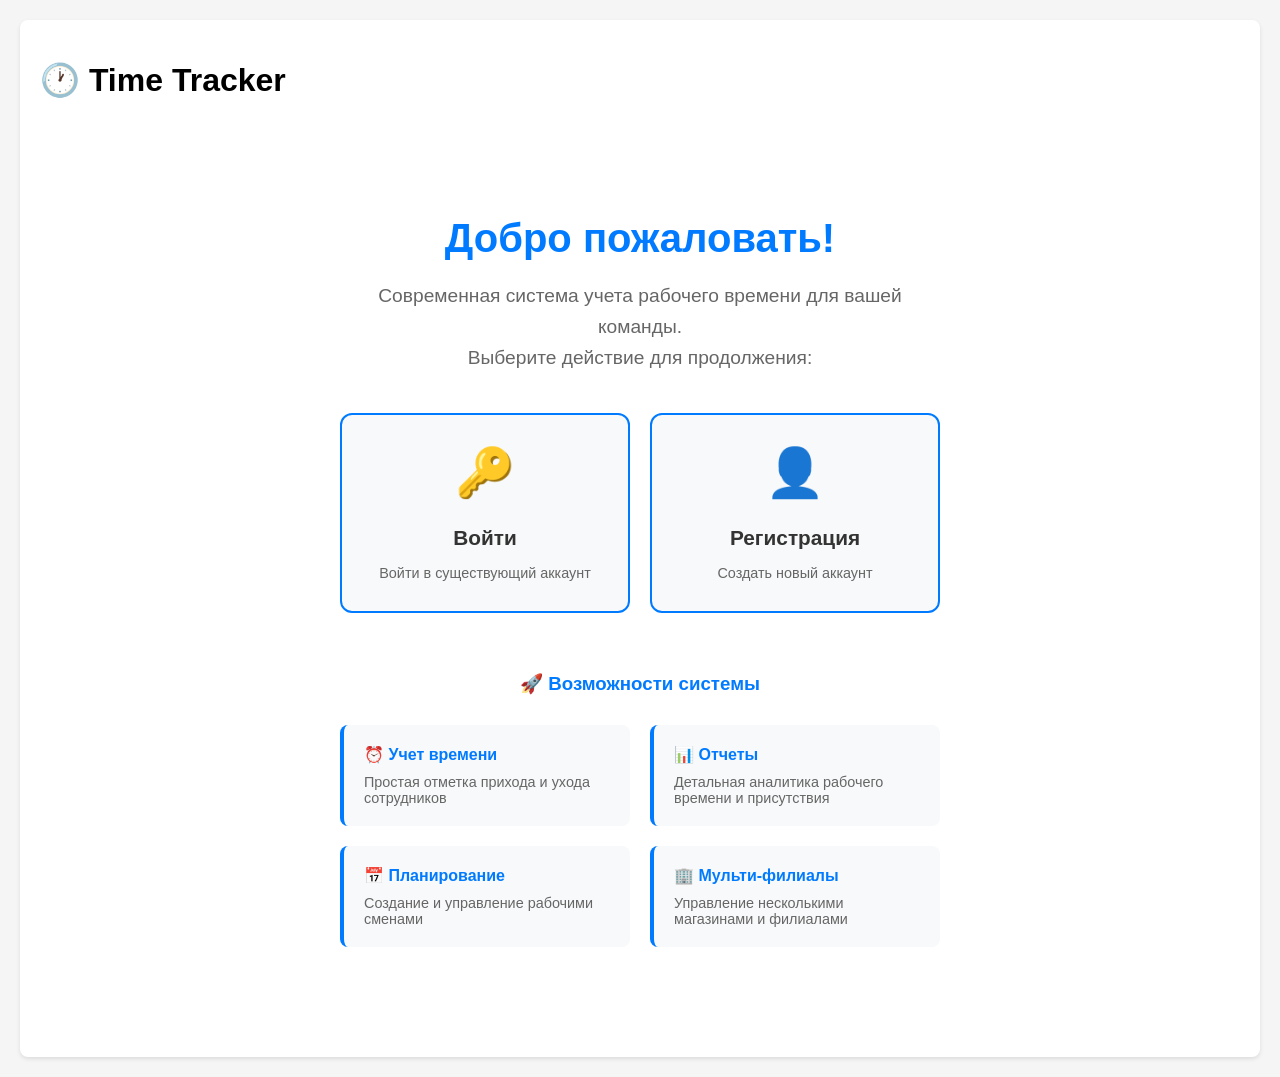
<file: app/templates/index.html>
<!doctype html>
<html>
  <head>
    <meta charset="utf-8" />
    <meta name="viewport" content="width=device-width, initial-scale=1" />
    <title>{{ title or "Time Tracker - Система учета рабочего времени" }}</title>
    <style>
      body {
        font-family: Arial, sans-serif;
        margin: 0;
        padding: 20px;
        background: #f5f5f5;
      }
      .container {
        max-width: 1200px;
        margin: 0 auto;
        background: white;
        padding: 20px;
        border-radius: 8px;
        box-shadow: 0 2px 4px rgba(0,0,0,0.1);
      }
      .nav {
        display: flex;
        gap: 10px;
        margin-bottom: 20px;
        flex-wrap: wrap;
      }
      .nav a {
        padding: 10px 15px;
        background: #007bff;
        color: white;
        text-decoration: none;
        border-radius: 4px;
      }
      .nav a:hover {
        background: #0056b3;
      }
      .nav a.active {
        background: #28a745;
      }
      .back-link {
        display: inline-block;
        margin-bottom: 20px;
        color: #007bff;
        text-decoration: none;
      }
      .back-link:hover {
        text-decoration: underline;
      }
      .stats-grid {
        display: grid;
        grid-template-columns: repeat(auto-fit, minmax(200px, 1fr));
        gap: 20px;
        margin-bottom: 30px;
      }
      .stat-card {
        background: #f8f9fa;
        padding: 20px;
        border-radius: 8px;
        text-align: center;
        border-left: 4px solid #007bff;
      }
      .stat-number {
        font-size: 2em;
        font-weight: bold;
        color: #007bff;
      }
      .stat-label {
        color: #666;
        margin-top: 5px;
      }
      .form-section {
        background: #f8f9fa;
        padding: 20px;
        border-radius: 8px;
        margin-bottom: 20px;
      }
      .form-group {
        margin-bottom: 15px;
      }
      .form-group label {
        display: block;
        margin-bottom: 5px;
        font-weight: bold;
        color: #333;
      }
      .form-group input, .form-group select, .form-group textarea {
        width: 100%;
        padding: 10px;
        border: 1px solid #ddd;
        border-radius: 4px;
        font-size: 1em;
        box-sizing: border-box;
      }
      .form-group select {
        background: white;
        cursor: pointer;
        appearance: auto;
        -webkit-appearance: auto;
        -moz-appearance: auto;
      }
      .form-group select:focus {
        outline: none;
        border-color: #007bff;
        box-shadow: 0 0 0 2px rgba(0,123,255,0.25);
      }

      /* Month selector specific styles */
      .month-selector select {
        min-width: 120px;
        margin: 0 5px;
      }

      .month-selector .btn {
        margin-left: 10px;
      }
      .form-group textarea {
        height: 80px;
        resize: vertical;
      }
      .btn {
        padding: 10px 20px;
        border: none;
        border-radius: 4px;
        font-size: 1em;
        cursor: pointer;
        text-decoration: none;
        display: inline-block;
        margin-right: 10px;
        margin-bottom: 10px;
      }
      .btn-primary {
        background: #007bff;
        color: white;
      }
      .btn-primary:hover {
        background: #0056b3;
      }
      .btn-danger {
        background: #dc3545;
        color: white;
      }
      .btn-danger:hover {
        background: #c82333;
      }
      .btn-success {
        background: #28a745;
        color: white;
      }
      .btn-success:hover {
        background: #218838;
      }
      .btn-warning {
        background: #ffc107;
        color: #212529;
      }
      .btn-warning:hover {
        background: #e0a800;
      }
      .table {
        width: 100%;
        border-collapse: collapse;
        margin-top: 20px;
      }
      .table th, .table td {
        padding: 12px;
        text-align: left;
        border-bottom: 1px solid #ddd;
      }
      .table th {
        background: #f8f9fa;
        font-weight: bold;
      }
      .table tr:hover {
        background: #f5f5f5;
      }
      .alert {
        padding: 15px;
        margin-bottom: 20px;
        border-radius: 4px;
      }
      .alert-success {
        background: #d4edda;
        color: #155724;
        border: 1px solid #c3e6cb;
      }
      .alert-danger {
        background: #f8d7da;
        color: #721c24;
        border: 1px solid #f5c6cb;
      }
      .alert-info {
        background: #d1ecf1;
        color: #0c5460;
        border: 1px solid #bee5eb;
      }
      .schedule-grid {
        display: grid;
        grid-template-columns: repeat(auto-fit, minmax(300px, 1fr));
        gap: 20px;
        margin-top: 20px;
      }
      .schedule-card {
        background: #f8f9fa;
        padding: 15px;
        border-radius: 8px;
        border-left: 4px solid #28a745;
      }
      .schedule-date {
        font-weight: bold;
        color: #333;
        margin-bottom: 10px;
      }
      .schedule-item {
        background: white;
        padding: 10px;
        margin-bottom: 10px;
        border-radius: 4px;
        border: 1px solid #ddd;
      }
      .schedule-item:last-child {
        margin-bottom: 0;
      }
      .employee-name {
        font-weight: bold;
        color: #007bff;
      }
      .time-range {
        color: #666;
        font-size: 0.9em;
      }
      .notes {
        color: #666;
        font-style: italic;
        margin-top: 5px;
      }
      .scheduling-container {
        overflow-x: auto;
        margin-top: 15px;
        max-width: 100%;
      }
      .scheduling-table {
        width: 100%;
        border-collapse: collapse;
        font-size: 0.75em;
        line-height: 1.2;
      }
      .scheduling-table th, .scheduling-table td {
        border: 1px solid #ddd;
        padding: 3px 4px;
        text-align: center;
        vertical-align: middle;
      }
      .scheduling-table th {
        background: #f8f9fa;
        font-weight: bold;
        position: sticky;
        top: 0;
        z-index: 10;
        font-size: 0.7em;
        padding: 4px 2px;
      }
      .employee-column {
        min-width: 120px;
        max-width: 140px;
        text-align: left;
        position: sticky;
        left: 0;
        background: #f8f9fa;
        z-index: 20;
        font-size: 0.7em;
        padding: 4px 6px;
      }
      .date-column {
        min-width: 45px;
        max-width: 50px;
        font-size: 0.65em;
        padding: 2px;
      }
      .shift-cell {
        width: 35px;
        height: 28px;
        padding: 1px !important;
        text-align: center;
        border: 1px solid #ddd;
        cursor: pointer;
        position: relative;
        user-select: none;
        font-size: 0.65em;
      }
      .shift-cell:hover {
        border-color: #007bff;
      }
      .shift-cell.selected {
        background: #007bff !important;
        color: white;
        border-color: #0056b3;
      }
      .shift-cell.dragging {
        border-color: #2196f3;
      }
      .shift-cell.painting {
        box-shadow: 0 0 8px rgba(33, 150, 243, 0.6);
        border-color: #2196f3;
      }
      .shift-cell.painted {
        animation: paintFlash 0.3s ease-out;
      }
      @keyframes paintFlash {
        0% { background-color: rgba(33, 150, 243, 0.3); }
        100% { background-color: inherit; }
      }

      /* Color coding for different shift types */
      .shift-cell[data-shift-type="work"] {
        background: #d4edda;
        border-color: #28a745;
      }
      .shift-cell[data-shift-type="work"]:hover {
        background: #c3e6cb;
        border-color: #1e7e34;
      }

      .shift-cell[data-shift-type="weekend"] {
        background: #fff3cd;
        border-color: #ffc107;
      }
      .shift-cell[data-shift-type="weekend"]:hover {
        background: #ffeaa7;
        border-color: #d39e00;
      }

      .shift-cell[data-shift-type="off"] {
        background: #f8d7da;
        border-color: #dc3545;
      }
      .shift-cell[data-shift-type="off"]:hover {
        background: #f5c6cb;
        border-color: #bd2130;
      }

      .shift-cell[data-shift-type="vacation"] {
        background: #d1ecf1;
        border-color: #17a2b8;
      }
      .shift-cell[data-shift-type="vacation"]:hover {
        background: #bee5eb;
        border-color: #117a8b;
      }

      .shift-cell[data-shift-type="sick"] {
        background: #e2e3e5;
        border-color: #6c757d;
      }
      .shift-cell[data-shift-type="sick"]:hover {
        background: #d6d8db;
        border-color: #545b62;
      }

      /* Draft/Published indicators */
      .shift-cell.draft {
        position: relative;
      }
      .shift-cell.published {
        position: relative;
      }
      .shift-cell.published::after {
        content: "✓";
        position: absolute;
        top: -2px;
        right: -2px;
        background: #28a745;
        color: white;
        border-radius: 50%;
        width: 12px;
        height: 12px;
        font-size: 8px;
        display: flex;
        align-items: center;
        justify-content: center;
        font-weight: bold;
        border: 1px solid white;
      }
      .draft-indicator {
        position: absolute;
        top: -2px;
        right: -2px;
        font-size: 10px;
        opacity: 0.8;
      }
      .shift-content {
        position: relative;
        z-index: 1;
      }

      /* Override selected state for colored cells */
      .shift-cell.selected[data-shift-type] {
        background: #007bff !important;
        color: white;
        border-color: #0056b3;
      }
      .shift-content {
        font-size: 0.6em;
        font-weight: bold;
        line-height: 1.1;
        overflow: hidden;
        text-overflow: ellipsis;
        white-space: nowrap;
        color: #333;
        padding: 1px 0;
      }
      .shift-type {
        display: block;
        margin-bottom: 0px;
      }
      .shift-time {
        display: block;
        font-size: 0.5em;
        opacity: 0.8;
        line-height: 1;
      }

      /* Text colors for better contrast on colored backgrounds */
      .shift-cell[data-shift-type="work"] .shift-content,
      .shift-cell[data-shift-type="weekend"] .shift-content,
      .shift-cell[data-shift-type="off"] .shift-content,
      .shift-cell[data-shift-type="vacation"] .shift-content,
      .shift-cell[data-shift-type="sick"] .shift-content {
        color: #333;
      }

      /* Special text color for weekend (yellow background) */
      .shift-cell[data-shift-type="weekend"] .shift-content {
        color: #856404;
      }
      .shift-dropdown-container {
        display: none;
        position: absolute;
        top: 100%;
        left: 0;
        z-index: 1000;
        background: white;
        border: 1px solid #ddd;
        border-radius: 3px;
        box-shadow: 0 2px 6px rgba(0,0,0,0.15);
        min-width: 90px;
        max-width: 120px;
      }
      .shift-cell:hover .shift-dropdown-container {
        display: block;
      }
      .shift-dropdown {
        width: 100%;
        padding: 3px 5px;
        border: none;
        background: none;
        cursor: pointer;
        font-size: 0.65em;
        text-align: left;
        line-height: 1.2;
      }
      .shift-dropdown:hover {
        background: #f8f9fa;
      }
      .shift-dropdown:focus {
        outline: none;
        background: #e3f2fd;
      }
      .shift-info {
        display: none;
      }
      .selection-overlay {
        position: fixed;
        top: 0;
        left: 0;
        background: rgba(0, 123, 255, 0.1);
        border: 2px solid #007bff;
        pointer-events: none;
        z-index: 999;
      }

      /* Legend styling */
      .shift-legend {
        display: flex;
        flex-wrap: wrap;
        gap: 10px;
        margin-bottom: 15px;
        padding: 10px;
        background: #f8f9fa;
        border-radius: 6px;
        border: 1px solid #dee2e6;
        font-size: 0.75em;
      }
      .legend-item {
        display: flex;
        align-items: center;
        gap: 5px;
        font-size: 0.8em;
        font-weight: 500;
      }
      .legend-color {
        width: 14px;
        height: 14px;
        border-radius: 2px;
      }
      .legend-item span {
        color: #495057;
      }

      /* Custom date picker styles */
      .custom-date-picker {
        background: #f8f9fa;
        padding: 15px;
        border-radius: 8px;
        margin-bottom: 20px;
        border: 1px solid #dee2e6;
      }
      .custom-date-picker.hidden {
        display: none;
      }
      .custom-date-picker.visible {
        display: block;
      }

      /* Welcome page specific styles */
      .welcome-container {
        max-width: 600px;
        margin: 50px auto;
        text-align: center;
        padding: 40px 20px;
      }
      .welcome-title {
        font-size: 2.5em;
        margin-bottom: 20px;
        color: #007bff;
        font-weight: bold;
      }
      .welcome-subtitle {
        font-size: 1.2em;
        color: #666;
        margin-bottom: 40px;
        line-height: 1.6;
      }
      .auth-buttons {
        display: grid;
        grid-template-columns: 1fr 1fr;
        gap: 20px;
        margin: 40px 0;
      }
      .auth-button {
        background: #f8f9fa;
        border: 2px solid #007bff;
        border-radius: 12px;
        padding: 30px 20px;
        text-decoration: none;
        color: #333;
        transition: all 0.3s ease;
        display: flex;
        flex-direction: column;
        align-items: center;
        gap: 15px;
      }
      .auth-button:hover {
        background: #007bff;
        color: white;
        transform: translateY(-5px);
        box-shadow: 0 10px 25px rgba(0, 123, 255, 0.3);
      }
      .auth-icon {
        font-size: 3em;
        margin-bottom: 10px;
      }
      .auth-title {
        font-size: 1.3em;
        font-weight: 600;
        margin: 0;
      }
      .auth-description {
        font-size: 0.9em;
        color: #666;
        margin: 0;
        text-align: center;
      }
      .features {
        margin-top: 60px;
        text-align: left;
      }
      .features h3 {
        text-align: center;
        margin-bottom: 30px;
        color: #007bff;
      }
      .feature-grid {
        display: grid;
        grid-template-columns: repeat(auto-fit, minmax(250px, 1fr));
        gap: 20px;
        margin-top: 20px;
      }
      .feature-item {
        background: #f8f9fa;
        padding: 20px;
        border-radius: 8px;
        border-left: 4px solid #007bff;
      }
      .feature-item h4 {
        margin: 0 0 10px 0;
        color: #007bff;
      }
      .feature-item p {
        margin: 0;
        color: #666;
        font-size: 0.9em;
      }
      @media (max-width: 768px) {
        .auth-buttons {
          grid-template-columns: 1fr;
        }
        .welcome-title {
          font-size: 2em;
        }
      }
    </style>
  </head>
  <body>
    <div class="container">
      <h1>🕐 Time Tracker</h1>

      <div class="welcome-container">
        <h1 class="welcome-title">Добро пожаловать!</h1>
        <p class="welcome-subtitle">
          Современная система учета рабочего времени для вашей команды.<br>
          Выберите действие для продолжения:
        </p>

        <div class="auth-buttons">
          <a href="/login" class="auth-button">
            <div class="auth-icon">🔑</div>
            <h3 class="auth-title">Войти</h3>
            <p class="auth-description">Войти в существующий аккаунт</p>
          </a>

          <a href="/register" class="auth-button">
            <div class="auth-icon">👤</div>
            <h3 class="auth-title">Регистрация</h3>
            <p class="auth-description">Создать новый аккаунт</p>
          </a>
        </div>


        <div class="features">
          <h3>🚀 Возможности системы</h3>
          <div class="feature-grid">
            <div class="feature-item">
              <h4>⏰ Учет времени</h4>
              <p>Простая отметка прихода и ухода сотрудников</p>
            </div>
            <div class="feature-item">
              <h4>📊 Отчеты</h4>
              <p>Детальная аналитика рабочего времени и присутствия</p>
            </div>
            <div class="feature-item">
              <h4>📅 Планирование</h4>
              <p>Создание и управление рабочими сменами</p>
            </div>
            <div class="feature-item">
              <h4>🏢 Мульти-филиалы</h4>
              <p>Управление несколькими магазинами и филиалами</p>
            </div>
          </div>
        </div>
      </div>
    </div>
  </body>
</html>
</file>
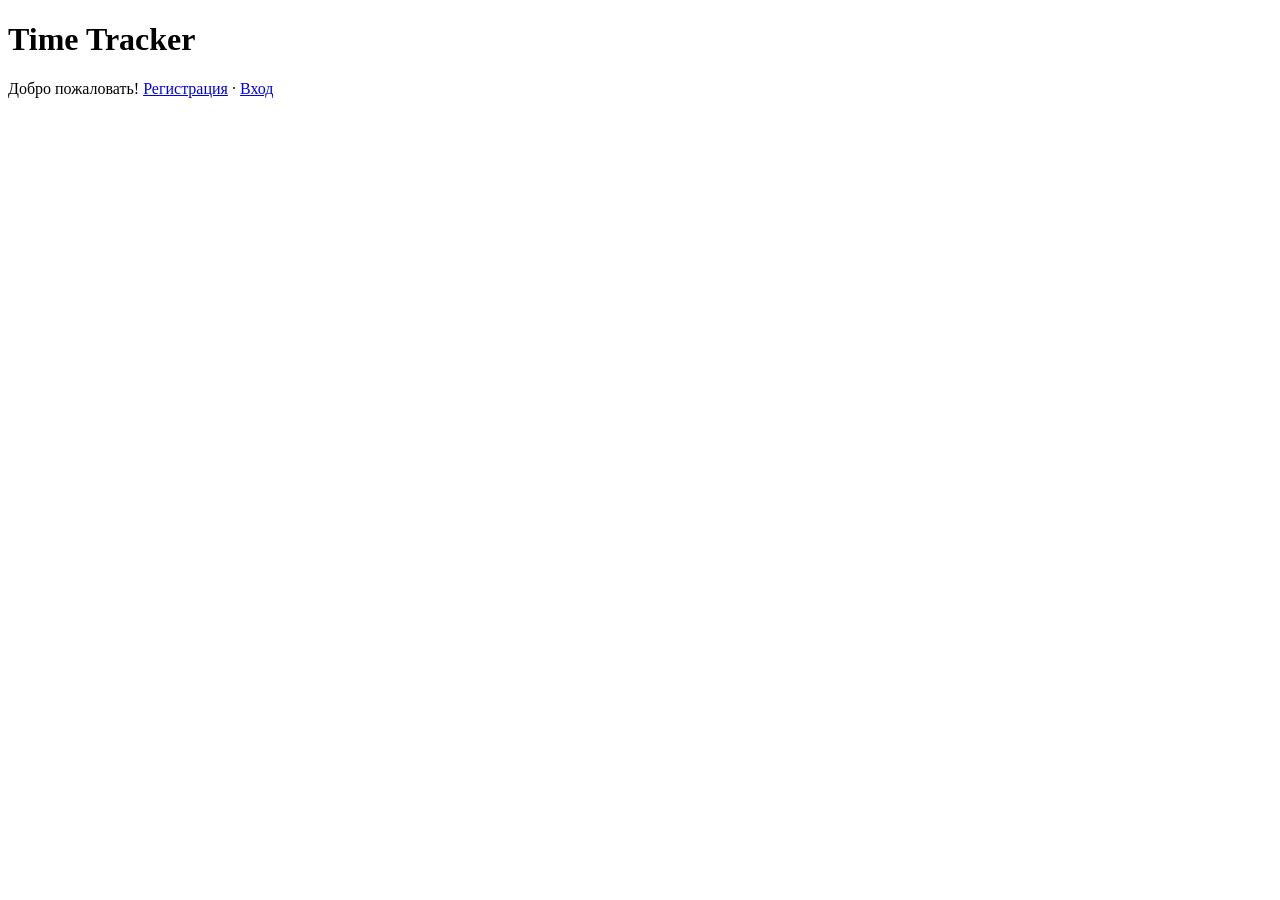
<file: app/templates/base.html>
<!doctype html>
<html>
  <head>
    <meta charset="utf-8" />
    <meta name="viewport" content="width=device-width, initial-scale=1" />
    <title>{{ title or "Time Tracker" }}</title>
  </head>
  <body>
    <header>
      <h1>Time Tracker</h1>
    </header>
    <main>
      <p>Добро пожаловать! <a href="/register">Регистрация</a> · <a href="/login">Вход</a></p>
    </main>
  </body>
  </html>
</file>
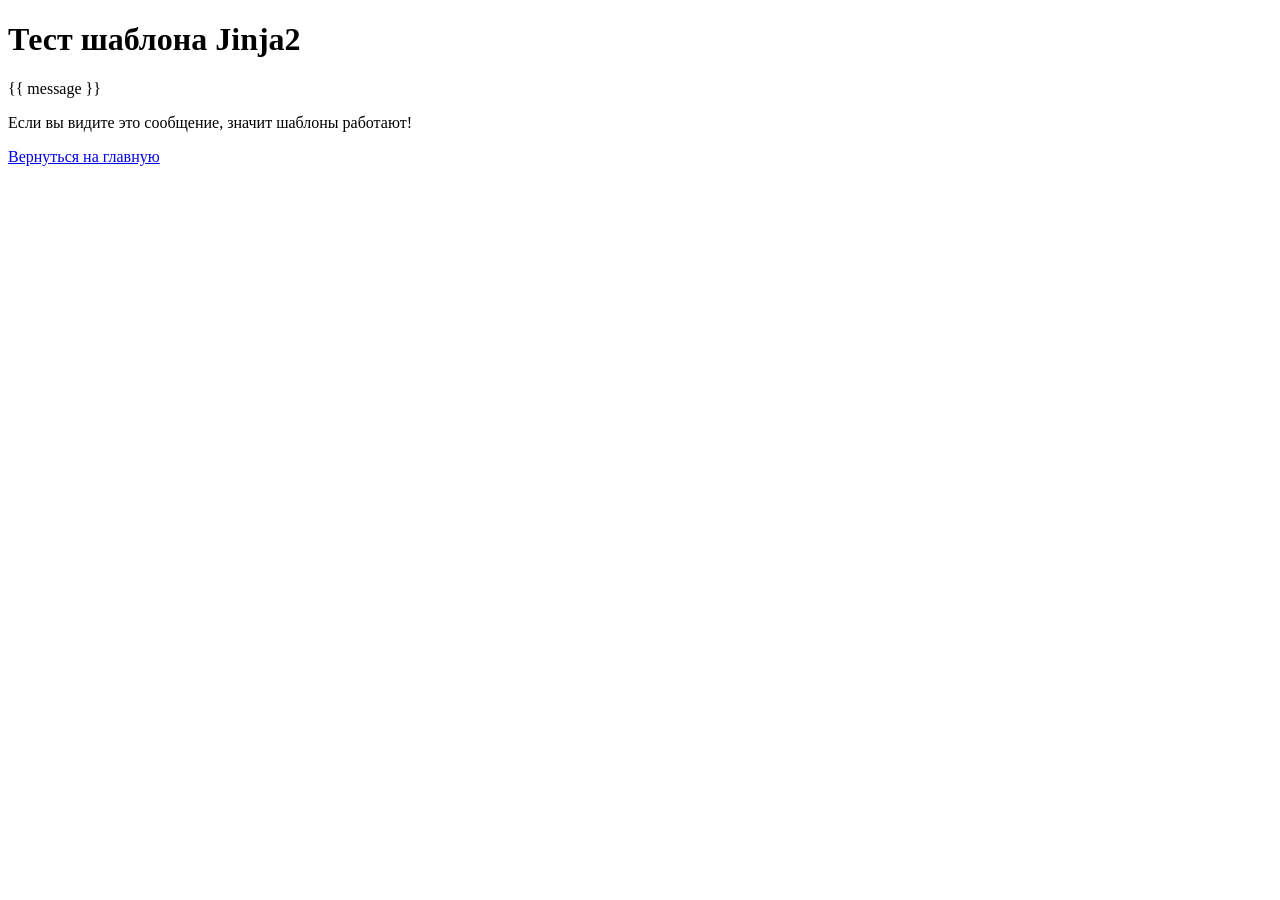
<file: app/templates/test.html>
<!DOCTYPE html>
<html>
<head>
    <title>Тест шаблона</title>
</head>
<body>
    <h1>Тест шаблона Jinja2</h1>
    <p>{{ message }}</p>
    <p>Если вы видите это сообщение, значит шаблоны работают!</p>
    <a href="/">Вернуться на главную</a>
</body>
</html>
</file>
